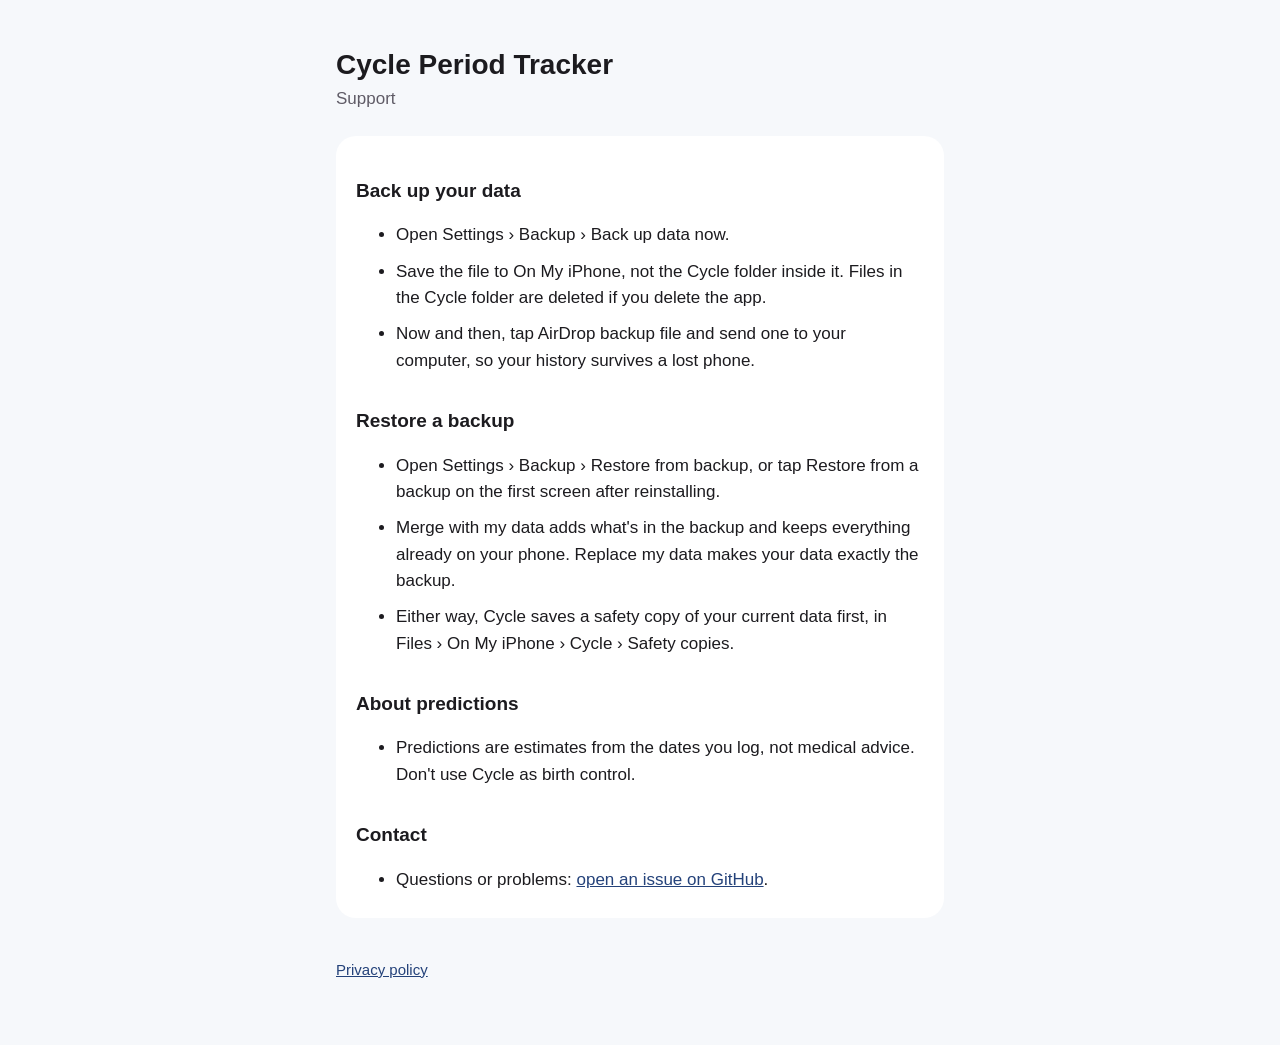
<file: index.html>
<!doctype html>
<html lang="en">
<head>
<meta charset="utf-8">
<meta name="viewport" content="width=device-width, initial-scale=1">
<title>Cycle Period Tracker – Support</title>
<link rel="stylesheet" href="style.css">
</head>
<body>
<main>
  <h1>Cycle Period Tracker</h1>
  <p class="sub">Support</p>
  <div class="card">
    <h2>Back up your data</h2>
    <ul>
      <li>Open Settings › Backup › Back up data now.</li>
      <li>Save the file to On My iPhone, not the Cycle folder inside it. Files in the Cycle folder are deleted if you delete the app.</li>
      <li>Now and then, tap AirDrop backup file and send one to your computer, so your history survives a lost phone.</li>
    </ul>
    <h2>Restore a backup</h2>
    <ul>
      <li>Open Settings › Backup › Restore from backup, or tap Restore from a backup on the first screen after reinstalling.</li>
      <li>Merge with my data adds what's in the backup and keeps everything already on your phone. Replace my data makes your data exactly the backup.</li>
      <li>Either way, Cycle saves a safety copy of your current data first, in Files › On My iPhone › Cycle › Safety copies.</li>
    </ul>
    <h2>About predictions</h2>
    <ul>
      <li>Predictions are estimates from the dates you log, not medical advice. Don't use Cycle as birth control.</li>
    </ul>
    <h2>Contact</h2>
    <ul>
      <li>Questions or problems: <a href="https://github.com/mhju0/cycle-app/issues">open an issue on GitHub</a>.</li>
    </ul>
  </div>
  <nav><a href="privacy.html">Privacy policy</a></nav>
</main>
</body>
</html>
</file>
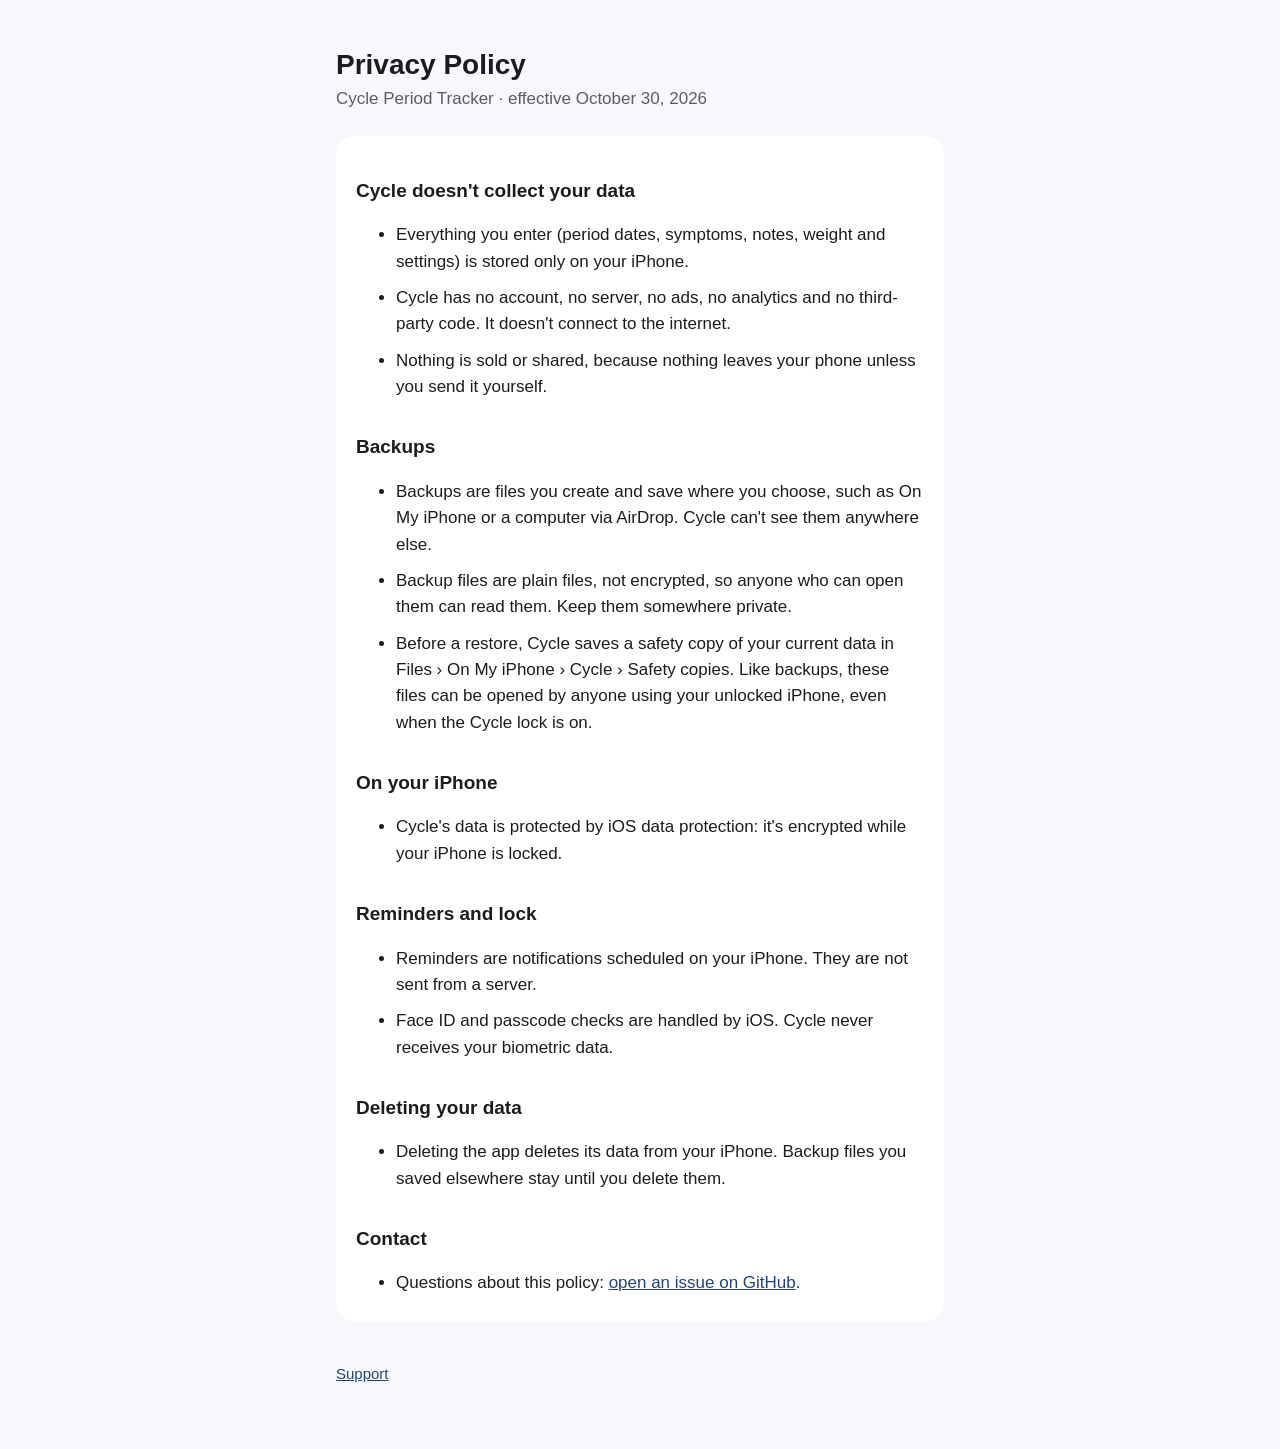
<file: privacy.html>
<!doctype html>
<html lang="en">
<head>
<meta charset="utf-8">
<meta name="viewport" content="width=device-width, initial-scale=1">
<title>Cycle Period Tracker – Privacy Policy</title>
<link rel="stylesheet" href="style.css">
</head>
<body>
<main>
  <h1>Privacy Policy</h1>
  <p class="sub">Cycle Period Tracker · effective October 30, 2026</p>
  <div class="card">
    <h2>Cycle doesn't collect your data</h2>
    <ul>
      <li>Everything you enter (period dates, symptoms, notes, weight and settings) is stored only on your iPhone.</li>
      <li>Cycle has no account, no server, no ads, no analytics and no third-party code. It doesn't connect to the internet.</li>
      <li>Nothing is sold or shared, because nothing leaves your phone unless you send it yourself.</li>
    </ul>
    <h2>Backups</h2>
    <ul>
      <li>Backups are files you create and save where you choose, such as On My iPhone or a computer via AirDrop. Cycle can't see them anywhere else.</li>
      <li>Backup files are plain files, not encrypted, so anyone who can open them can read them. Keep them somewhere private.</li>
      <li>Before a restore, Cycle saves a safety copy of your current data in Files › On My iPhone › Cycle › Safety copies. Like backups, these files can be opened by anyone using your unlocked iPhone, even when the Cycle lock is on.</li>
    </ul>
    <h2>On your iPhone</h2>
    <ul>
      <li>Cycle's data is protected by iOS data protection: it's encrypted while your iPhone is locked.</li>
    </ul>
    <h2>Reminders and lock</h2>
    <ul>
      <li>Reminders are notifications scheduled on your iPhone. They are not sent from a server.</li>
      <li>Face ID and passcode checks are handled by iOS. Cycle never receives your biometric data.</li>
    </ul>
    <h2>Deleting your data</h2>
    <ul>
      <li>Deleting the app deletes its data from your iPhone. Backup files you saved elsewhere stay until you delete them.</li>
    </ul>
    <h2>Contact</h2>
    <ul>
      <li>Questions about this policy: <a href="https://github.com/mhju0/cycle-app/issues">open an issue on GitHub</a>.</li>
    </ul>
  </div>
  <nav><a href="index.html">Support</a></nav>
</main>
</body>
</html>
</file>
<file: style.css>
:root { --ink: #1C1B1F; --muted: #5F5B66; --ground: #F6F8FB; --surface: #FFFFFF; --primary: #24427A; }
@media (prefers-color-scheme: dark) {
  :root { --ink: #E8ECF3; --muted: #A0A9B8; --ground: #0E1420; --surface: #18202E; --primary: #8FB0EC; }
}
* { box-sizing: border-box; }
body { margin: 0; background: var(--ground); color: var(--ink); font: 17px/1.55 -apple-system, BlinkMacSystemFont, "Helvetica Neue", sans-serif; }
main { max-width: 640px; margin: 0 auto; padding: 48px 16px 64px; }
h1 { font-size: 28px; line-height: 1.2; margin: 0 0 4px; }
h2 { font-size: 19px; margin: 32px 0 8px; }
.sub { color: var(--muted); margin: 0 0 24px; }
.card { background: var(--surface); border-radius: 20px; padding: 8px 20px; }
li { margin: 10px 0; }
a { color: var(--primary); }
nav { margin-top: 40px; color: var(--muted); font-size: 15px; }
</file>
